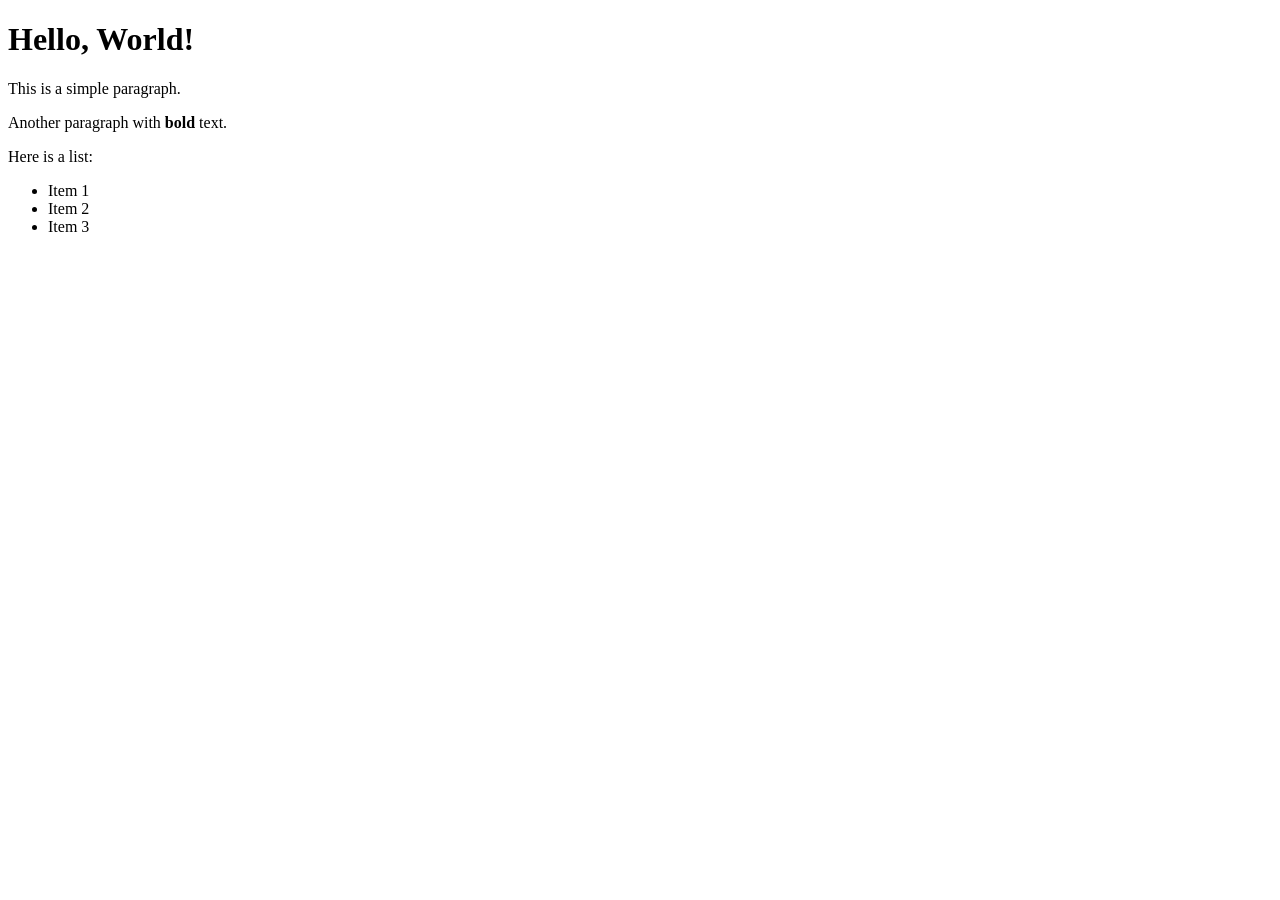
<file: index.html>
<!DOCTYPE html>
<html lang="en">
<head>
    <meta charset="UTF-8">
    <meta name="viewport" content="width=device-width, initial-scale=1.0">
    <title>Document</title>
</head>
<body>
    <h1>Hello, World!</h1>
    <p>This is a simple paragraph.</p>
    <p>Another paragraph with <strong>bold</strong> text.</p>
    <p>Here is a list:</p>
    <ul>
        <li>Item 1</li>
        <li>Item 2</li>
        <li>Item 3</li>
    </ul>
    
</body>
</html>
</file>
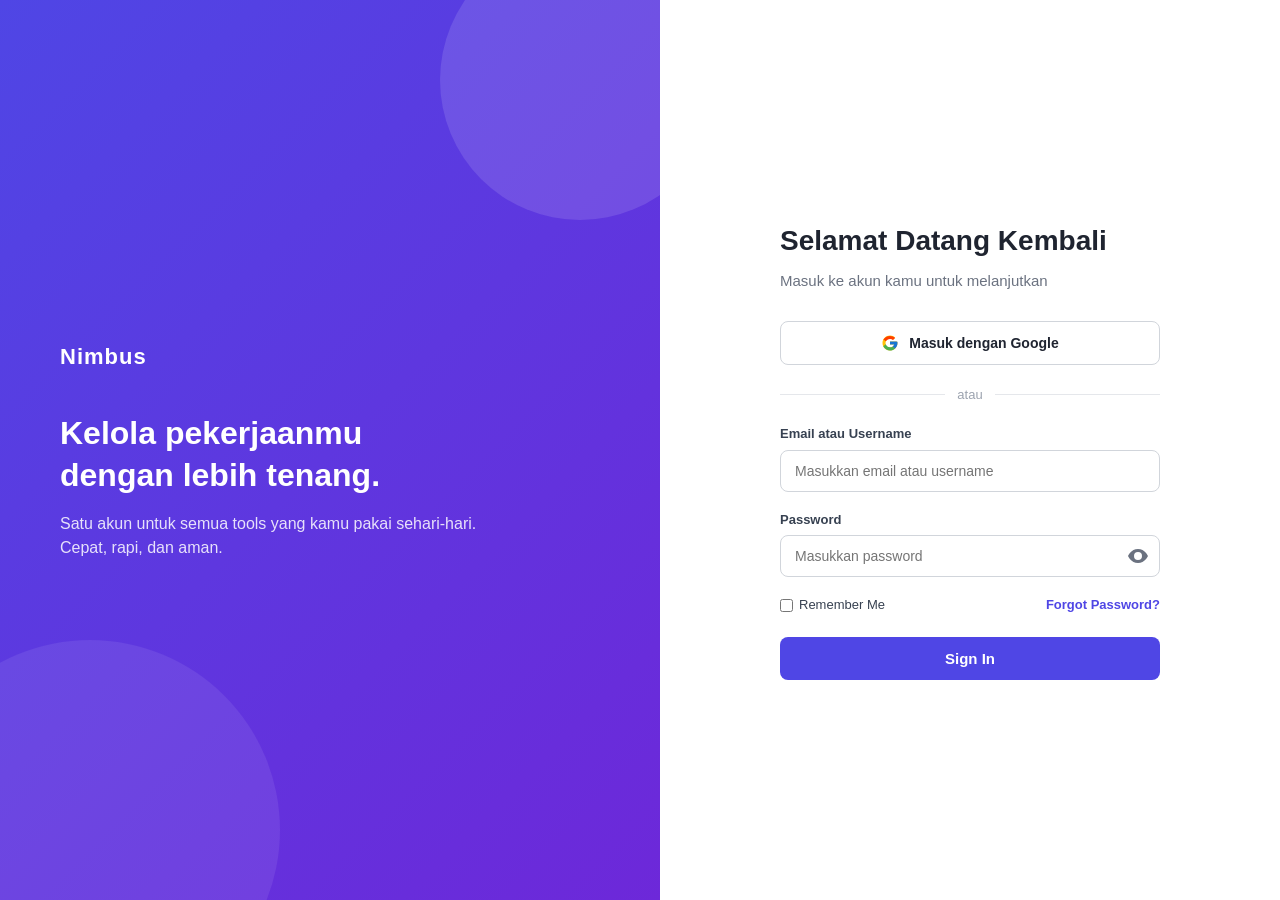
<file: UTS/index.html>
<!DOCTYPE html>
<html lang="id">

<head>
    <meta charset="UTF-8">
    <meta name="viewport" content="width=device-width, initial-scale=1.0">
    <title>Sign In - Auth Page</title>
    <link rel="stylesheet" href="style.css">
</head>

<body>

    <main class="auth-page">

        <!-- Kolom Kiri: Branding / Ilustrasi (CSS only, tanpa gambar) -->
        <section class="brand-panel">
            <div class="brand-shape shape-1"></div>
            <div class="brand-shape shape-2"></div>

            <div class="brand-content">
                <p class="brand-logo">Nimbus</p>
                <h2>Kelola pekerjaanmu dengan lebih tenang.</h2>
                <p class="brand-text">
                    Satu akun untuk semua tools yang kamu pakai sehari-hari.
                    Cepat, rapi, dan aman.
                </p>
            </div>
        </section>

        <!-- Kolom Kanan: Form Login -->
        <section class="form-panel">
            <div class="form-wrapper">

                <p class="form-logo">Nimbus</p>
                <h1>Selamat Datang Kembali</h1>
                <p class="subtitle">Masuk ke akun kamu untuk melanjutkan</p>

                <button type="button" class="btn-google">
                    <svg class="icon-google" viewBox="0 0 48 48" aria-hidden="true">
                        <path fill="#FFC107" d="M43.6 20.5H42V20H24v8h11.3c-1.6 4.6-6 8-11.3 8-6.6 0-12-5.4-12-12s5.4-12 12-12c3.1 0 5.9 1.2 8 3.1l5.7-5.7C34.5 6 29.5 4 24 4 12.9 4 4 12.9 4 24s8.9 20 20 20 20-8.9 20-20c0-1.2-.1-2.3-.4-3.5z"/>
                        <path fill="#FF3D00" d="M6.3 14.7l6.6 4.8C14.6 16 19 13 24 13c3.1 0 5.9 1.2 8 3.1l5.7-5.7C34.5 7.1 29.5 5 24 5c-7.6 0-14.2 4.3-17.7 10.6z"/>
                        <path fill="#4CAF50" d="M24 44c5.4 0 10.3-2.1 14-5.5l-6.4-5.4c-2 1.5-4.6 2.4-7.6 2.4-5.3 0-9.7-3.4-11.3-8.1l-6.6 5c3.4 6.7 10.1 11.6 17.9 11.6z"/>
                        <path fill="#1976D2" d="M43.6 20.5H42V20H24v8h11.3c-.8 2.2-2.2 4-4.1 5.3l6.4 5.4C40.9 36 44 30.5 44 24c0-1.2-.1-2.3-.4-3.5z"/>
                    </svg>
                    <span>Masuk dengan Google</span>
                </button>

                <div class="divider"><span>atau</span></div>

                <form action="#" method="post">

                    <div class="form-group">
                        <label for="email">Email atau Username</label>
                        <input
                            type="text"
                            id="email"
                            name="email"
                            placeholder="Masukkan email atau username"
                            required
                        >
                    </div>

                    <div class="form-group">
                        <label for="password">Password</label>
                        <div class="password-wrapper">
                            <input
                                type="password"
                                id="password"
                                name="password"
                                placeholder="Masukkan password"
                                required
                            >
                            <button
                                type="button"
                                class="toggle-password"
                                id="togglePassword"
                                aria-label="Tampilkan password"
                            >
                                <svg viewBox="0 0 24 24" aria-hidden="true">
                                    <path d="M12 5c-7 0-10 7-10 7s3 7 10 7 10-7 10-7-3-7-10-7zm0 11a4 4 0 110-8 4 4 0 010 8z"/>
                                </svg>
                            </button>
                        </div>
                    </div>

                    <div class="form-options">
                        <label class="checkbox-label">
                            <input type="checkbox" id="remember" name="remember">
                            Remember Me
                        </label>
                        <a href="#" class="forgot-link">Forgot Password?</a>
                    </div>

                    <button type="submit" class="btn-primary">Sign In</button>

                </form>

            </div>
        </section>

    </main>

    <script>
        // Toggle show/hide password secara sederhana
        const toggleBtn = document.getElementById('togglePassword');
        const passwordInput = document.getElementById('password');

        toggleBtn.addEventListener('click', function () {
            const isHidden = passwordInput.type === 'password';
            passwordInput.type = isHidden ? 'text' : 'password';
            toggleBtn.setAttribute(
                'aria-label',
                isHidden ? 'Sembunyikan password' : 'Tampilkan password'
            );
        });
    </script>

</body>
</html>
</file>
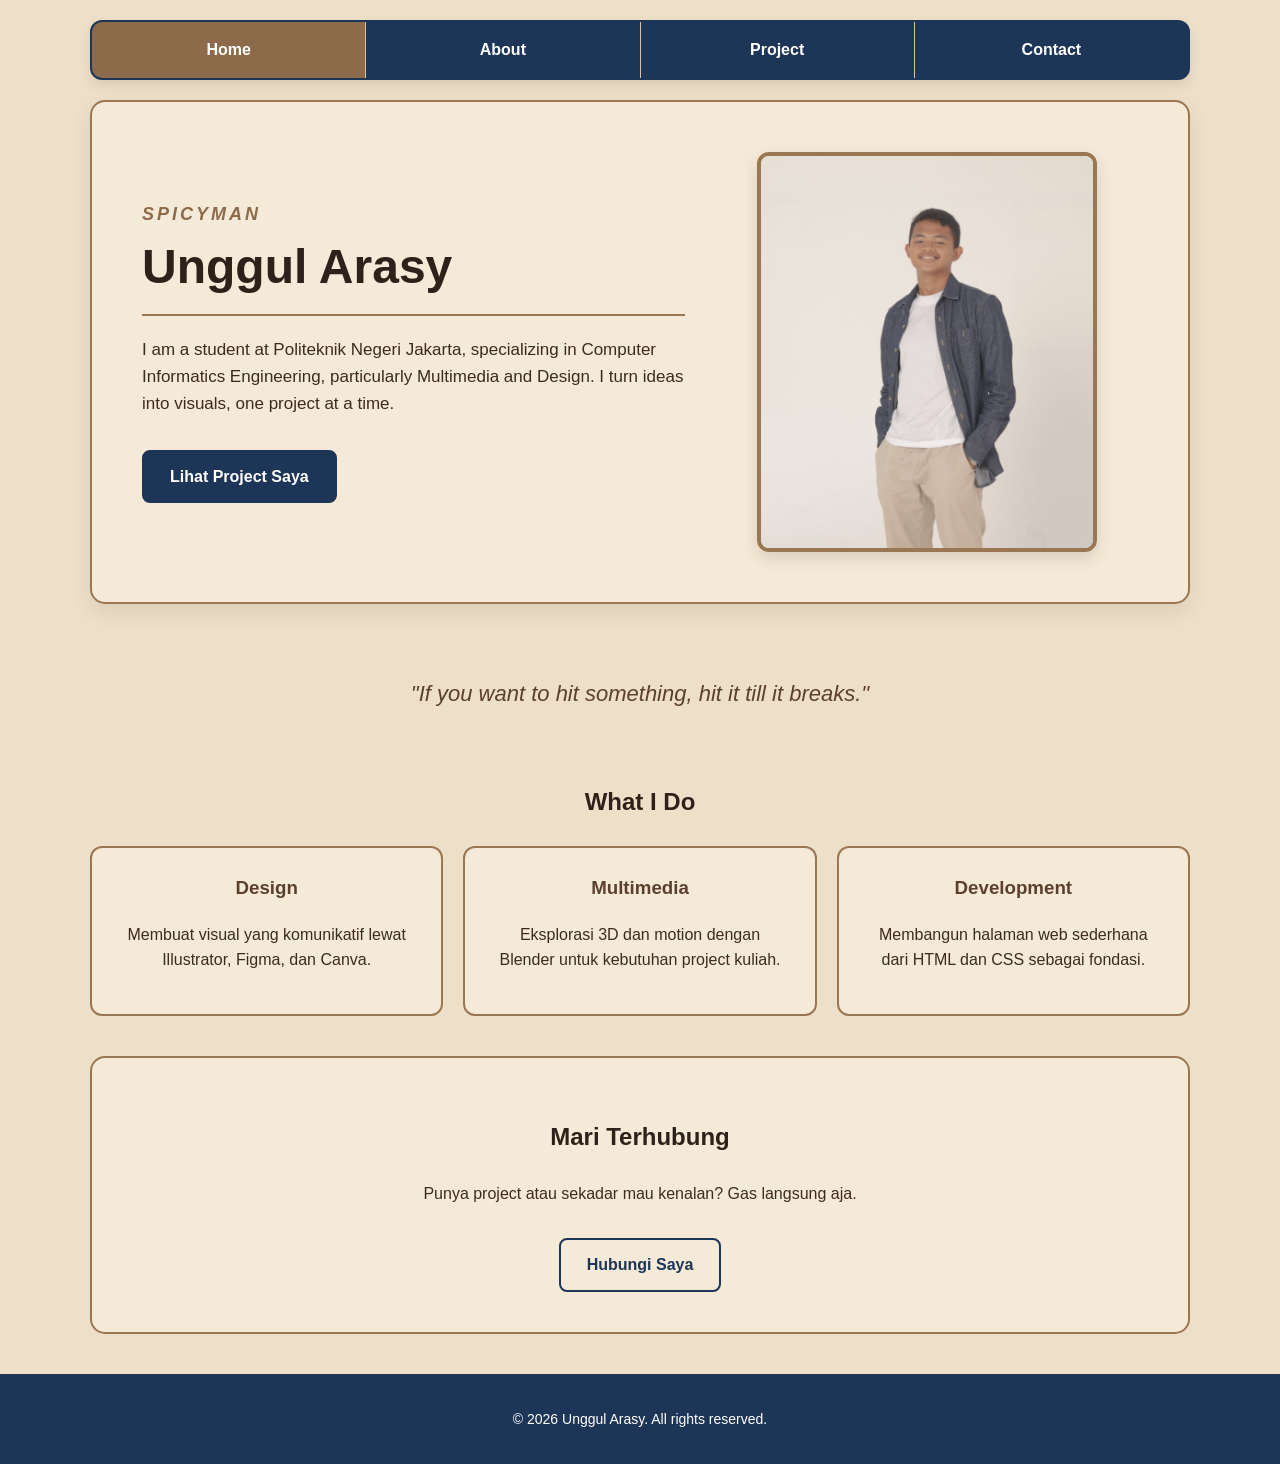
<file: Websiteku/index.html>
<!DOCTYPE html>
<html lang="id">

<head>
    <meta charset="UTF-8">
    <meta name="viewport" content="width=device-width, initial-scale=1.0">
    <title>Home - Unggul Arasy</title>
    <link rel="stylesheet" href="style.css">
</head>

<body>

    <!-- Navigasi Utama -->
    <header class="site-header">
        <nav class="navbar">
            <ul>
                <li class="active"><a href="index.html">Home</a></li>
                <li><a href="about.html">About</a></li>
                <li><a href="project.html">Project</a></li>
                <li><a href="contact.html">Contact</a></li>
            </ul>
        </nav>
    </header>

    <main>

        <!-- Hero Section -->
        <section class="hero">
            <div class="hero-text">
                <p class="nickname"><i>SPICYMAN</i></p>

                <h1>Unggul Arasy</h1>

                <hr>

                <p>
                    I am a student at Politeknik Negeri Jakarta,
                    specializing in Computer Informatics Engineering,
                    particularly Multimedia and Design. I turn ideas
                    into visuals, one project at a time.
                </p>

                <a href="project.html" class="btn">Lihat Project Saya</a>
            </div>

            <div class="hero-photo">
                <img
                    src="image/foto-profile.jpg"
                    alt="Foto Profile Unggul Arasy"
                    class="profile-photo"
                >
            </div>
        </section>

        <!-- Tagline Section -->
        <section class="tagline">
            <p>"If you want to hit something, hit it till it breaks."</p>
        </section>

        <!-- Highlight Section -->
        <section class="highlights">
            <h2>What I Do</h2>

            <div class="highlight-grid">
                <div class="highlight-card">
                    <h3>Design</h3>
                    <p>Membuat visual yang komunikatif lewat Illustrator, Figma, dan Canva.</p>
                </div>

                <div class="highlight-card">
                    <h3>Multimedia</h3>
                    <p>Eksplorasi 3D dan motion dengan Blender untuk kebutuhan project kuliah.</p>
                </div>

                <div class="highlight-card">
                    <h3>Development</h3>
                    <p>Membangun halaman web sederhana dari HTML dan CSS sebagai fondasi.</p>
                </div>
            </div>
        </section>

        <!-- Call To Action -->
        <section class="cta">
            <h2>Mari Terhubung</h2>
            <p>Punya project atau sekadar mau kenalan? Gas langsung aja.</p>
            <a href="contact.html" class="btn btn-outline">Hubungi Saya</a>
        </section>

    </main>

    <footer class="site-footer">
        <p>&copy; 2026 Unggul Arasy. All rights reserved.</p>
    </footer>

</body>
</html>
</file>
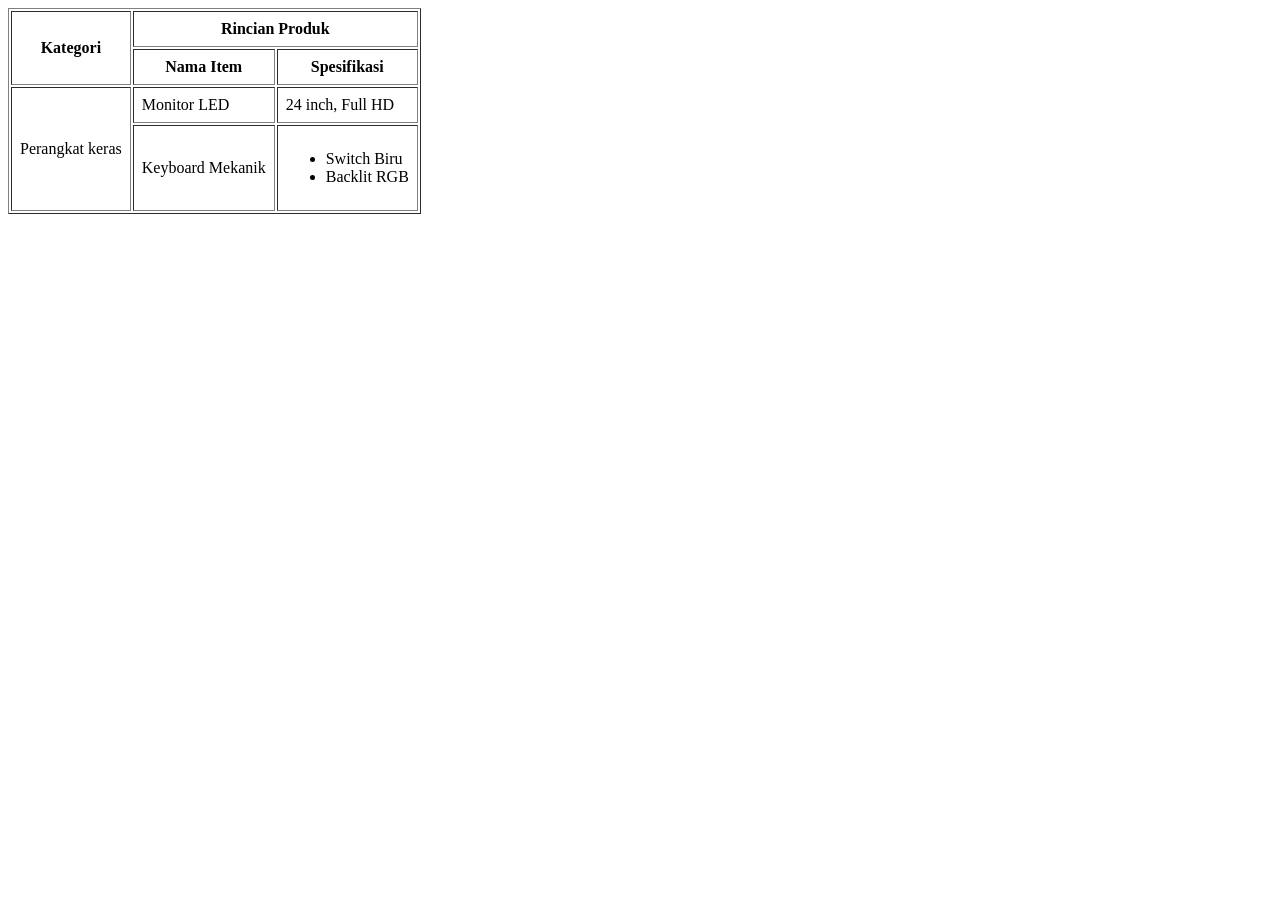
<file: Coba.html>
<!DOCTYPE html>
<html lang="id">
    <head>
        <title>Tabel</title>
    </head>

    <body> 
        <table border="1" cellpadding="8">
            <thead>
                <tr>
                    <th rowspan="2">Kategori</th>
                    <th colspan="2">Rincian Produk</th>
                </tr>
                <tr>
                    <th>Nama Item</th>
                    <th>Spesifikasi</th>
                </tr>
            </thead>
            <thead>
                <tbody>
                    <tr>
                        <td rowspan="2">Perangkat keras</td>
                        <td>Monitor LED</td>
                        <td>24 inch, Full HD</td>
                    </tr>
                    <tr>
                        <td>Keyboard Mekanik</td>
                        <td>
                            <ul>
                                <li>Switch Biru</li>
                                <li>Backlit RGB</li>
                            </ul>
                        </td>
                    </tr>
                </tbody>
            </thead>
        </table>
    </body>
</file>
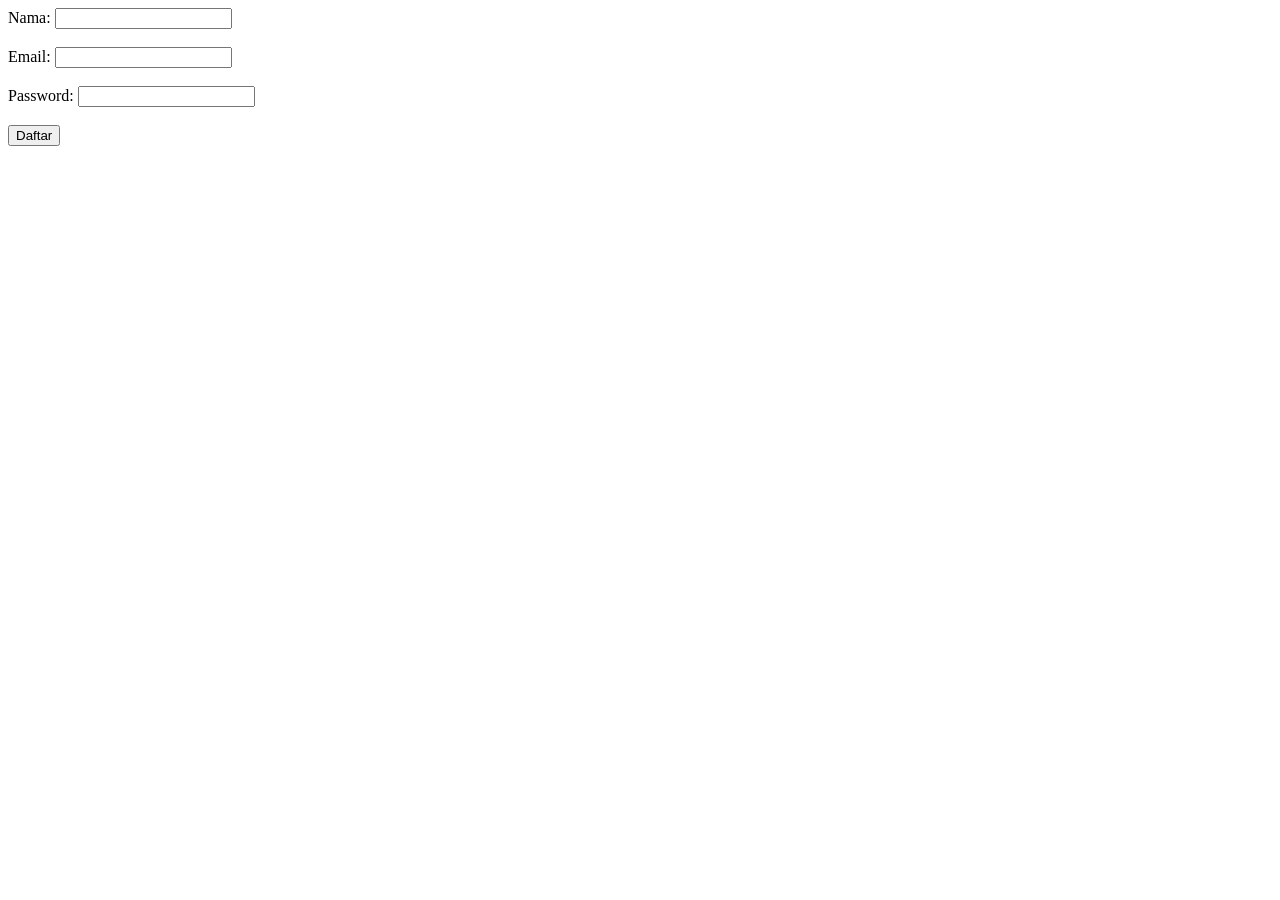
<file: Form.html>
<!DOCTYPE html>
<html lang="en">
<head>
    <title>Biodata</title>
</head>
<body>
    <form action="proses_pendaftaran.php" method="POST">
        <label for="nama">Nama:</label>
        <input type="text" id="nama" name="nama" required><br><br>

        <label for="email">Email:</label>
        <input type="email" id="email" name="email" required><br><br>

        <label for="password">Password:</label>
        <input type="password" id="password" name="password" required><br><br>

        <input type="submit" value="Daftar">
</body>
</file>
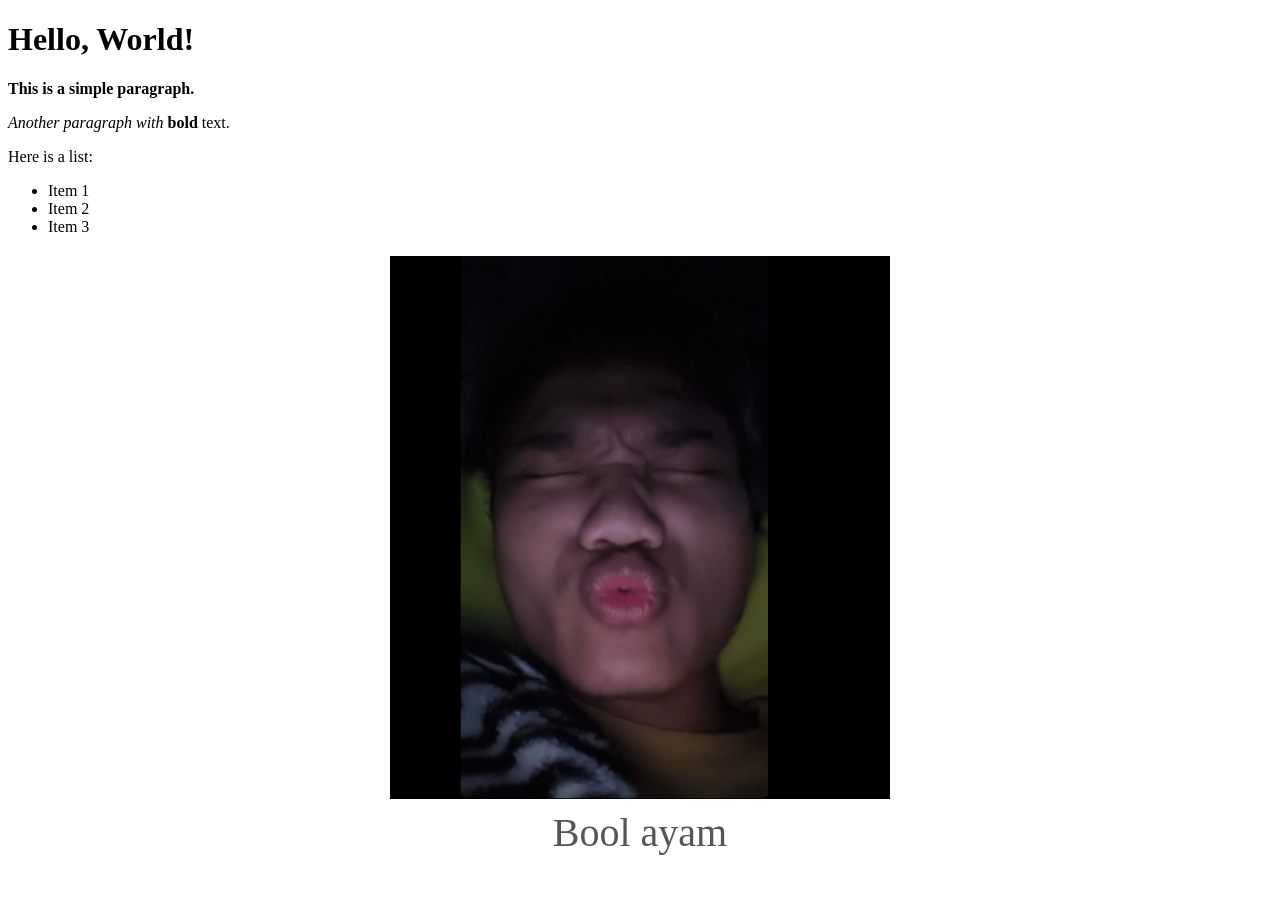
<file: Hello_world.html>
<!DOCTYPE html>
<html lang="en">
<head>
    <meta charset="UTF-8">
    <meta name="viewport" content="width=device-width, initial-scale=1.0">
    <title>Document</title>
</head>
<body>
    <h1>Hello, World!</h1>
    <p><b>This is a simple paragraph.</b></p>
    <p><i>Another paragraph with </i><strong>bold</strong> text.</p>
    <p>Here is a list:</p>
    <ul>
        <li>Item 1</li>
        <li>Item 2</li>
        <li>Item 3</li>
    </ul>
    <figure style="text-align: center; margin: 20px auto">
        <img src="Foto/Fadlan_manyun.png" alt="Trulli" width="500" height="auto" style="display: block; margin: 0 auto;">
        <figcaption style="margin-top: 10px; font-style: bold; font-size: 40px; color: #555;">Bool ayam</figcaption>
   </figure> 
</body>
</html>
</file>
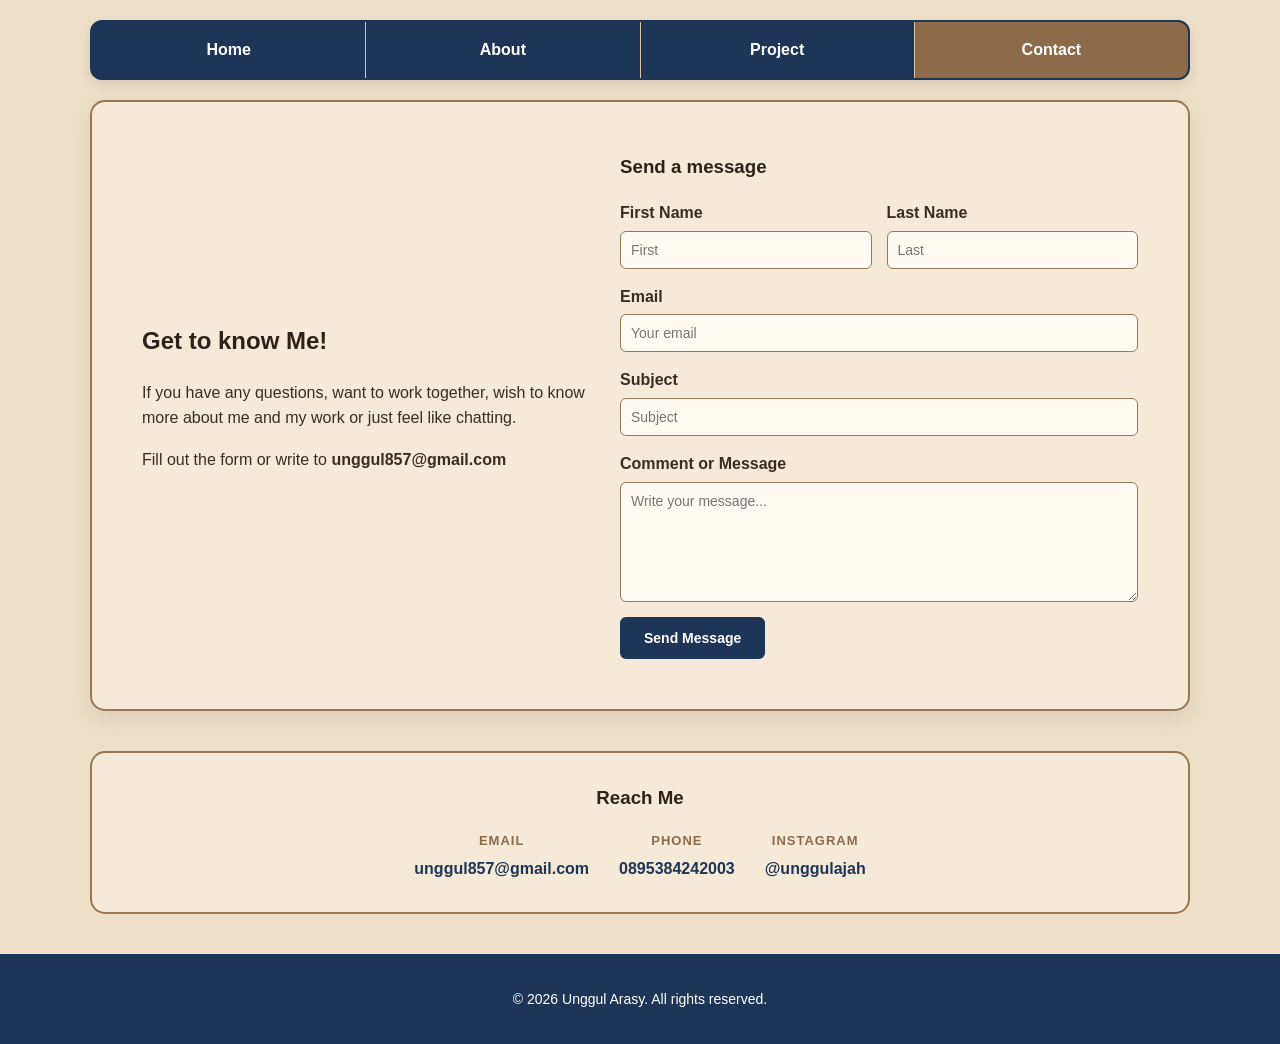
<file: Websiteku/contact.html>
<!DOCTYPE html>
<html lang="id">

<head>
    <meta charset="UTF-8">
    <meta name="viewport" content="width=device-width, initial-scale=1.0">
    <title>Contact - Unggul Arasy</title>
    <link rel="stylesheet" href="style.css">
</head>

<body>

    <!-- Navigasi Utama -->
    <header class="site-header">
        <nav class="navbar">
            <ul>
                <li><a href="index.html">Home</a></li>
                <li><a href="about.html">About</a></li>
                <li><a href="project.html">Project</a></li>
                <li class="active"><a href="contact.html">Contact</a></li>
            </ul>
        </nav>
    </header>

    <main>

        <!-- Form Contact -->
        <section class="contact-hero">
            <div class="contact-info">
                <h2>Get to know Me!</h2>

                <p>
                    If you have any questions, want to work together,
                    wish to know more about me and my work or just feel
                    like chatting.
                </p>

                <p>
                    Fill out the form or write to
                    <b class="contact-email">unggul857@gmail.com</b>
                </p>
            </div>

            <div class="contact-form-wrap">
                <h3>Send a message</h3>

                <form class="contact-form">
                    <div class="form-row">
                        <div class="form-group">
                            <label for="first_name">First Name</label>
                            <input type="text" id="first_name" name="first_name" placeholder="First">
                        </div>

                        <div class="form-group">
                            <label for="last_name">Last Name</label>
                            <input type="text" id="last_name" name="last_name" placeholder="Last">
                        </div>
                    </div>

                    <div class="form-group">
                        <label for="email">Email</label>
                        <input type="email" id="email" name="email" placeholder="Your email">
                    </div>

                    <div class="form-group">
                        <label for="subject">Subject</label>
                        <input type="text" id="subject" name="subject" placeholder="Subject">
                    </div>

                    <div class="form-group">
                        <label for="message">Comment or Message</label>
                        <textarea id="message" name="message" rows="5" placeholder="Write your message..."></textarea>
                    </div>

                    <input type="submit" value="Send Message">
                </form>
            </div>
        </section>

        <!-- Detail Kontak -->
        <section class="contact-details">
            <h3>Reach Me</h3>

            <ul class="contact-list">
                <li>
                    <span class="contact-label">Email</span>
                    <a href="mailto:unggul857@gmail.com">unggul857@gmail.com</a>
                </li>
                <li>
                    <span class="contact-label">Phone</span>
                    <a href="tel:+6295384242003">0895384242003</a>
                </li>
                <li>
                    <span class="contact-label">Instagram</span>
                    <a href="https://instagram.com/unggulajah" target="_blank" rel="noopener">@unggulajah</a>
                </li>
            </ul>
        </section>

    </main>

    <footer class="site-footer">
        <p>&copy; 2026 Unggul Arasy. All rights reserved.</p>
    </footer>

</body>
</html>
</file>
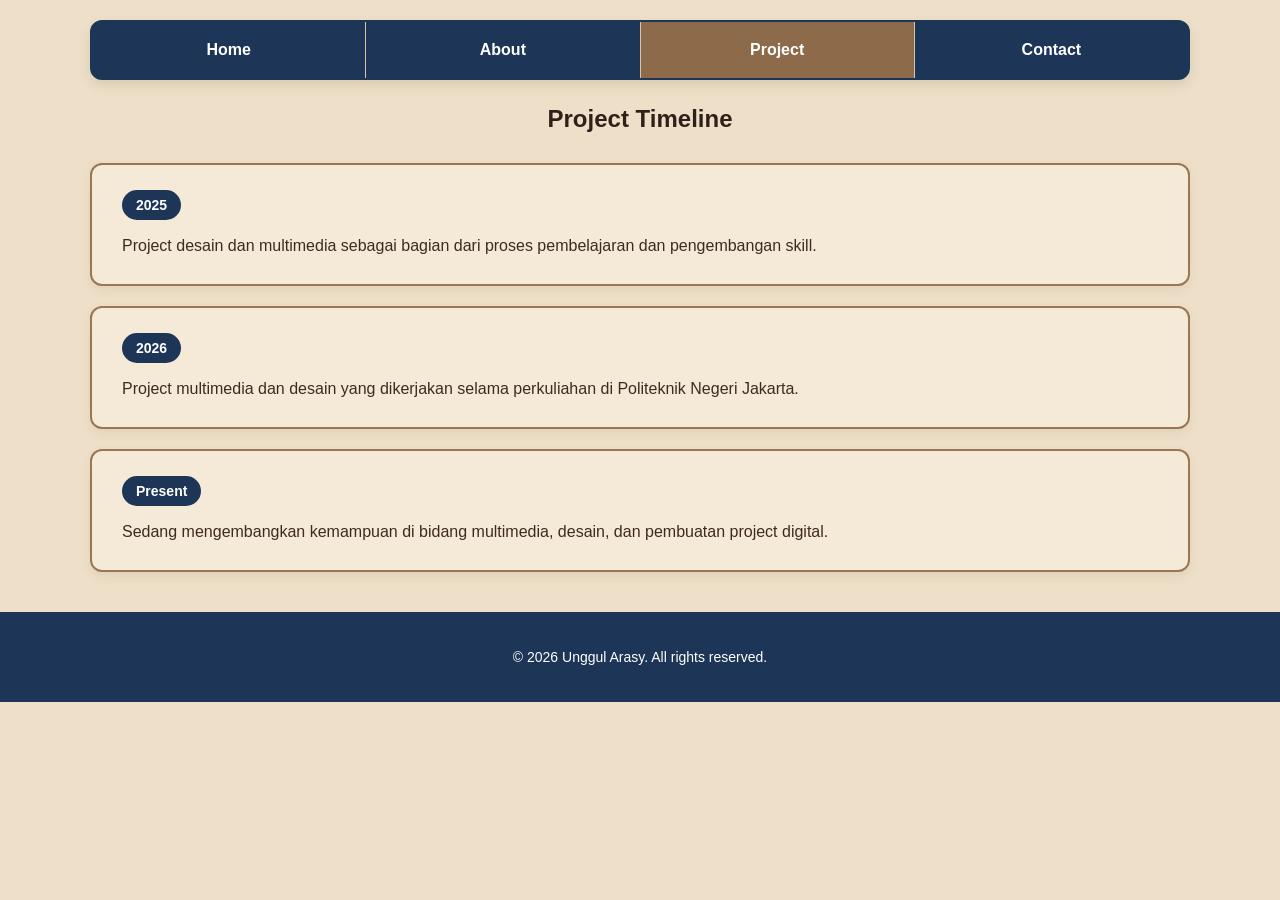
<file: Websiteku/project.html>
<!DOCTYPE html>
<html lang="id">

<head>
    <meta charset="UTF-8">
    <meta name="viewport" content="width=device-width, initial-scale=1.0">
    <title>Project - Unggul Arasy</title>
    <link rel="stylesheet" href="style.css">
</head>

<body>

    <!-- Navigasi Utama -->
    <header class="site-header">
        <nav class="navbar">
            <ul>
                <li><a href="index.html">Home</a></li>
                <li><a href="about.html">About</a></li>
                <li class="active"><a href="project.html">Project</a></li>
                <li><a href="contact.html">Contact</a></li>
            </ul>
        </nav>
    </header>

    <main>

        <section class="project-section">
            <h2>Project Timeline</h2>

            <div class="project-list">

                <article class="project-card">
                    <span class="project-year">2025</span>
                    <p>
                        Project desain dan multimedia sebagai bagian
                        dari proses pembelajaran dan pengembangan skill.
                    </p>
                </article>

                <article class="project-card">
                    <span class="project-year">2026</span>
                    <p>
                        Project multimedia dan desain yang dikerjakan
                        selama perkuliahan di Politeknik Negeri Jakarta.
                    </p>
                </article>

                <article class="project-card">
                    <span class="project-year">Present</span>
                    <p>
                        Sedang mengembangkan kemampuan di bidang
                        multimedia, desain, dan pembuatan project digital.
                    </p>
                </article>

            </div>
        </section>

    </main>

    <footer class="site-footer">
        <p>&copy; 2026 Unggul Arasy. All rights reserved.</p>
    </footer>

</body>
</html>
</file>
<file: UTS/style.css>
/* =========================
   RESET & BASE
   (box-sizing border-box wajib biar perhitungan width/padding gampang)
========================= */

* {
    margin: 0;
    padding: 0;
    box-sizing: border-box;
}

body {
    font-family: 'Segoe UI', Arial, Helvetica, sans-serif;
    color: #1f2430;
    line-height: 1.5;
}

/* =========================
   LAYOUT UTAMA: SPLIT SCREEN
   Flexbox dipakai biar 2 kolom gampang diatur dan responsive
========================= */

.auth-page {
    display: flex;
    min-height: 100vh;
}

/* =========================
   KOLOM KIRI: BRAND PANEL
========================= */

.brand-panel {
    flex: 1;
    position: relative;           /* jadi acuan buat shape yang position: absolute */
    overflow: hidden;              /* biar shape yang keluar area kepotong rapi */
    display: flex;
    align-items: center;
    padding: 60px;
    background: linear-gradient(135deg, #4f46e5, #6d28d9);
    color: #ffffff;
}

/* Shape dekoratif, murni CSS, gak butuh file gambar */
.brand-shape {
    position: absolute;
    border-radius: 50%;
    background-color: rgba(255, 255, 255, 0.12);
}

.shape-1 {
    width: 280px;
    height: 280px;
    top: -60px;
    right: -60px;
}

.shape-2 {
    width: 380px;
    height: 380px;
    bottom: -120px;
    left: -100px;
    background-color: rgba(255, 255, 255, 0.08);
}

.brand-content {
    position: relative;   /* biar tetap di atas shape (z-index default sudah menang karena urutan DOM) */
    max-width: 420px;
}

.brand-logo {
    font-size: 22px;
    font-weight: 700;
    letter-spacing: 1px;
    margin-bottom: 40px;
}

.brand-content h2 {
    font-size: 32px;
    font-weight: 700;
    line-height: 1.3;
    margin-bottom: 16px;
}

.brand-text {
    font-size: 16px;
    color: rgba(255, 255, 255, 0.85);
}

/* =========================
   KOLOM KANAN: FORM PANEL
========================= */

.form-panel {
    flex: 1;
    display: flex;
    align-items: center;
    justify-content: center;
    padding: 40px;
    background-color: #ffffff;
}

.form-wrapper {
    width: 100%;
    max-width: 380px;
}

.form-logo {
    display: none;   /* cuma muncul di mobile saat brand-panel disembunyikan, lihat media query */
    font-size: 20px;
    font-weight: 700;
    color: #4f46e5;
    margin-bottom: 24px;
}

.form-wrapper h1 {
    font-size: 28px;
    font-weight: 700;
    margin-bottom: 8px;
}

.subtitle {
    font-size: 15px;
    color: #6b7280;
    margin-bottom: 28px;
}

/* =========================
   TOMBOL GOOGLE (SSO)
========================= */

.btn-google {
    width: 100%;
    display: flex;
    align-items: center;
    justify-content: center;
    gap: 10px;
    padding: 12px;
    border: 1px solid #d1d5db;
    border-radius: 8px;
    background-color: #ffffff;
    font-size: 14px;
    font-weight: 600;
    color: #1f2430;
    cursor: pointer;
    transition: background-color 0.2s ease;
}

.btn-google:hover {
    background-color: #f9fafb;
}

.icon-google {
    width: 18px;
    height: 18px;
}

/* =========================
   DIVIDER "atau"
========================= */

.divider {
    display: flex;
    align-items: center;
    text-align: center;
    margin: 20px 0;
    color: #9ca3af;
    font-size: 13px;
}

.divider::before,
.divider::after {
    content: "";
    flex: 1;
    height: 1px;
    background-color: #e5e7eb;
}

.divider span {
    padding: 0 12px;
}

/* =========================
   FORM INPUT
========================= */

.form-group {
    margin-bottom: 18px;
}

.form-group label {
    display: block;
    font-size: 13px;
    font-weight: 600;
    margin-bottom: 6px;
    color: #374151;
}

.form-group input[type="text"],
.form-group input[type="password"] {
    width: 100%;
    padding: 12px 14px;
    border: 1px solid #d1d5db;
    border-radius: 8px;
    font-size: 14px;
    color: #1f2430;
}

.form-group input:focus {
    outline: 2px solid #4f46e5;
    outline-offset: 1px;
    border-color: #4f46e5;
}

/* Wrapper password + tombol show/hide */
.password-wrapper {
    position: relative;
}

.password-wrapper input {
    padding-right: 42px;   /* kasih ruang biar teks gak ketiban tombol icon */
}

.toggle-password {
    position: absolute;
    top: 50%;
    right: 10px;
    transform: translateY(-50%);
    width: 24px;
    height: 24px;
    border: none;
    background: none;
    cursor: pointer;
    color: #6b7280;
}

.toggle-password svg {
    width: 100%;
    height: 100%;
    fill: currentColor;
}

/* =========================
   REMEMBER ME & FORGOT PASSWORD
========================= */

.form-options {
    display: flex;
    align-items: center;
    justify-content: space-between;
    margin-bottom: 22px;
    font-size: 13px;
}

.checkbox-label {
    display: flex;
    align-items: center;
    gap: 6px;
    color: #374151;
    cursor: pointer;
}

.forgot-link {
    color: #4f46e5;
    text-decoration: none;
    font-weight: 600;
}

.forgot-link:hover {
    text-decoration: underline;
}

/* =========================
   TOMBOL SIGN IN
========================= */

.btn-primary {
    width: 100%;
    padding: 13px;
    border: none;
    border-radius: 8px;
    background-color: #4f46e5;
    color: #ffffff;
    font-size: 15px;
    font-weight: 700;
    cursor: pointer;
    transition: background-color 0.2s ease;
}

.btn-primary:hover {
    background-color: #4338ca;
}

/* =========================
   RESPONSIVE
   Breakpoint 768px: brand-panel disembunyikan, form jadi full width
========================= */

@media (max-width: 768px) {

    .brand-panel {
        display: none;
    }

    .form-logo {
        display: block;
    }

    .form-panel {
        padding: 30px 20px;
    }
}
</file>
<file: Websiteku/style.css>
/* =========================
   GENERAL
========================= */

* {
    box-sizing: border-box;
}

html {
    scroll-behavior: smooth;
}

body {
    margin: 0;
    padding: 0;
    font-family: sans-serif, Arial, Helvetica;
    background-color: #eee0c8;
    color: #3e2b20;
    line-height: 1.6;
}

a {
    color: inherit;
}

h1, h2, h3 {
    color: #2f2119;
}

section {
    width: 92%;
    max-width: 1100px;
    margin: 0 auto 40px;
}

.btn {
    display: inline-block;
    margin-top: 15px;
    padding: 12px 26px;
    border: 2px solid #1d3557;
    border-radius: 8px;
    background-color: #1d3557;
    color: #ffffff;
    font-weight: bold;
    text-decoration: none;
    transition: background-color 0.25s ease, transform 0.15s ease;
}

.btn:hover {
    background-color: #355b82;
}

.btn:active {
    transform: translateY(1px);
}

.btn-outline {
    background-color: transparent;
    color: #1d3557;
}

.btn-outline:hover {
    background-color: #1d3557;
    color: #ffffff;
}

/* =========================
   NAVIGATION
========================= */

.site-header {
    position: sticky;
    top: 0;
    z-index: 100;
    background-color: #eee0c8;
    padding-top: 20px;
}

.navbar {
    width: 92%;
    max-width: 1100px;
    margin: 0 auto 20px;
    border: 2px solid #1d3557;
    border-radius: 12px;
    background-color: #1d3557;
    overflow: hidden;
    box-shadow: 0 5px 12px rgba(62, 43, 32, 0.12);
}

.navbar ul {
    display: flex;
    list-style: none;
    margin: 0;
    padding: 0;
}

.navbar li {
    flex: 1;
    border-right: 1px solid #d8c3a5;
    text-align: center;
}

.navbar li:last-child {
    border-right: none;
}

.navbar a {
    display: block;
    padding: 15px 10px;
    color: #ffffff;
    text-decoration: none;
    font-weight: bold;
    transition: background-color 0.25s ease, color 0.25s ease;
}

.navbar a:hover {
    background-color: #355b82;
}

.navbar li.active a {
    background-color: #8c6a4a;
}

/* =========================
   SHARED SECTION CARD LOOK
========================= */

.hero,
.about-hero,
.contact-hero {
    display: flex;
    flex-wrap: wrap;
    align-items: center;
    gap: 30px;
    padding: 50px;
    border: 2px solid #9b7653;
    border-radius: 15px;
    background-color: #f5ead7;
    box-shadow: 0 8px 20px rgba(62, 43, 32, 0.10);
}

/* =========================
   HOME
========================= */

.hero-text {
    flex: 1 1 400px;
}

.hero-text .nickname {
    margin: 0 0 8px;
    font-size: 18px;
    letter-spacing: 3px;
    color: #8c6a4a;
    font-weight: bold;
}

.hero-text h1 {
    margin: 10px 0;
    font-size: 48px;
    line-height: 1.15;
}

.hero-text hr {
    width: 100%;
    border: none;
    border-top: 2px solid #9b7653;
    margin: 20px 0;
}

.hero-text p {
    max-width: 620px;
    font-size: 17px;
}

.hero-photo {
    flex: 1 1 280px;
    display: flex;
    justify-content: center;
}

.profile-photo {
    display: block;
    width: min(100%, 340px);
    height: 400px;
    object-fit: cover;
    border: 4px solid #9b7653;
    border-radius: 12px;
    box-shadow: 0 6px 15px rgba(62, 43, 32, 0.15);
}

.tagline {
    text-align: center;
    padding: 10px 20px;
}

.tagline p {
    font-size: 22px;
    font-style: italic;
    color: #5c402d;
}

.highlights h2,
.cta h2 {
    text-align: center;
    margin-bottom: 25px;
}

.highlight-grid {
    display: flex;
    flex-wrap: wrap;
    gap: 20px;
}

.highlight-card {
    flex: 1 1 220px;
    padding: 25px;
    border: 2px solid #9b7653;
    border-radius: 12px;
    background-color: #f5ead7;
    text-align: center;
}

.highlight-card h3 {
    margin-top: 0;
    color: #5c402d;
}

.cta {
    text-align: center;
    padding: 40px;
    border: 2px solid #9b7653;
    border-radius: 15px;
    background-color: #f5ead7;
}

/* =========================
   ABOUT
========================= */

.about-text {
    flex: 1 1 400px;
}

.about-text h2 {
    margin-top: 0;
    font-size: 30px;
}

.about-photo {
    flex: 1 1 280px;
    display: flex;
    justify-content: center;
}

.gallery h2 {
    margin-bottom: 5px;
}

.gallery-caption {
    margin-top: 0;
    color: #5c402d;
}

.gallery-grid {
    display: flex;
    flex-wrap: wrap;
    gap: 15px;
    margin-top: 15px;
}

.gallery-photo {
    flex: 1 1 220px;
    width: 100%;
    height: 220px;
    object-fit: cover;
    border: 3px solid #9b7653;
    border-radius: 10px;
}

.skills,
.achievement {
    padding: 30px 40px;
    border: 2px solid #9b7653;
    border-radius: 15px;
    background-color: #f5ead7;
}

.skills h2,
.achievement h2 {
    margin-top: 0;
}

.skill-list {
    margin: 10px 0 0;
    padding-left: 22px;
}

.skill-list li {
    margin-bottom: 5px;
}

/* =========================
   PROJECT
========================= */

.project-section h2 {
    text-align: center;
    margin-bottom: 25px;
}

.project-list {
    display: flex;
    flex-direction: column;
    gap: 20px;
}

.project-card {
    padding: 25px 30px;
    border: 2px solid #9b7653;
    border-radius: 12px;
    background-color: #f5ead7;
    box-shadow: 0 4px 12px rgba(62, 43, 32, 0.08);
}

.project-year {
    display: inline-block;
    margin-bottom: 8px;
    padding: 4px 14px;
    border-radius: 20px;
    background-color: #1d3557;
    color: #ffffff;
    font-weight: bold;
    font-size: 14px;
}

.project-card p {
    margin: 5px 0 0;
}

/* =========================
   CONTACT
========================= */

.contact-info {
    flex: 1 1 280px;
}

.contact-info h2 {
    margin-top: 0;
}

.contact-email {
    overflow-wrap: anywhere;
}

.contact-form-wrap {
    flex: 1 1 350px;
}

.contact-form-wrap h3 {
    margin-top: 0;
}

.form-row {
    display: flex;
    gap: 15px;
}

.form-group {
    flex: 1;
    margin-bottom: 15px;
    display: flex;
    flex-direction: column;
}

.contact-form label {
    margin-bottom: 5px;
    font-weight: bold;
}

.contact-form input,
.contact-form textarea {
    width: 100%;
    padding: 10px;
    border: 1px solid #9b7653;
    border-radius: 6px;
    background-color: #fffaf2;
    color: #3e2b20;
    font-family: inherit;
    font-size: 14px;
}

.contact-form textarea {
    resize: vertical;
    min-height: 120px;
}

.contact-form input:focus,
.contact-form textarea:focus {
    outline: 2px solid #1d3557;
    border-color: #1d3557;
}

.contact-form input[type="submit"] {
    width: auto;
    padding: 11px 22px;
    border: 2px solid #1d3557;
    border-radius: 6px;
    background-color: #1d3557;
    color: #ffffff;
    font-weight: bold;
    cursor: pointer;
    transition: background-color 0.25s ease, transform 0.15s ease;
}

.contact-form input[type="submit"]:hover {
    background-color: #355b82;
}

.contact-form input[type="submit"]:active {
    transform: translateY(1px);
}

.contact-details {
    padding: 30px 40px;
    border: 2px solid #9b7653;
    border-radius: 15px;
    background-color: #f5ead7;
    text-align: center;
}

.contact-details h3 {
    margin-top: 0;
}

.contact-list {
    display: flex;
    flex-wrap: wrap;
    justify-content: center;
    gap: 30px;
    list-style: none;
    margin: 15px 0 0;
    padding: 0;
}

.contact-list li {
    display: flex;
    flex-direction: column;
    align-items: center;
}

.contact-label {
    margin-bottom: 4px;
    font-size: 13px;
    letter-spacing: 1px;
    text-transform: uppercase;
    color: #8c6a4a;
    font-weight: bold;
}

.contact-list a {
    text-decoration: none;
    font-weight: bold;
    color: #1d3557;
}

.contact-list a:hover {
    text-decoration: underline;
}

/* =========================
   FOOTER
========================= */

.site-footer {
    width: 100%;
    padding: 20px;
    text-align: center;
    background-color: #1d3557;
    color: #ffffff;
    font-size: 14px;
}

/* =========================
   RESPONSIVE
========================= */

@media (max-width: 768px) {

    .navbar a {
        padding: 12px 5px;
        font-size: 14px;
    }

    .hero,
    .about-hero,
    .contact-hero {
        padding: 30px;
    }

    .hero-text h1 {
        font-size: 36px;
    }

    .profile-photo {
        height: auto;
        max-height: 380px;
    }

    .form-row {
        flex-direction: column;
        gap: 0;
    }

    .skills,
    .achievement,
    .contact-details {
        padding: 25px;
    }
}

@media (max-width: 480px) {

    .navbar a {
        padding: 11px 3px;
        font-size: 12px;
    }

    .hero,
    .about-hero,
    .contact-hero {
        padding: 20px;
    }

    .hero-text h1 {
        font-size: 30px;
    }

    .hero-text .nickname {
        font-size: 15px;
        letter-spacing: 2px;
    }

    .tagline p {
        font-size: 18px;
    }
}
</file>
